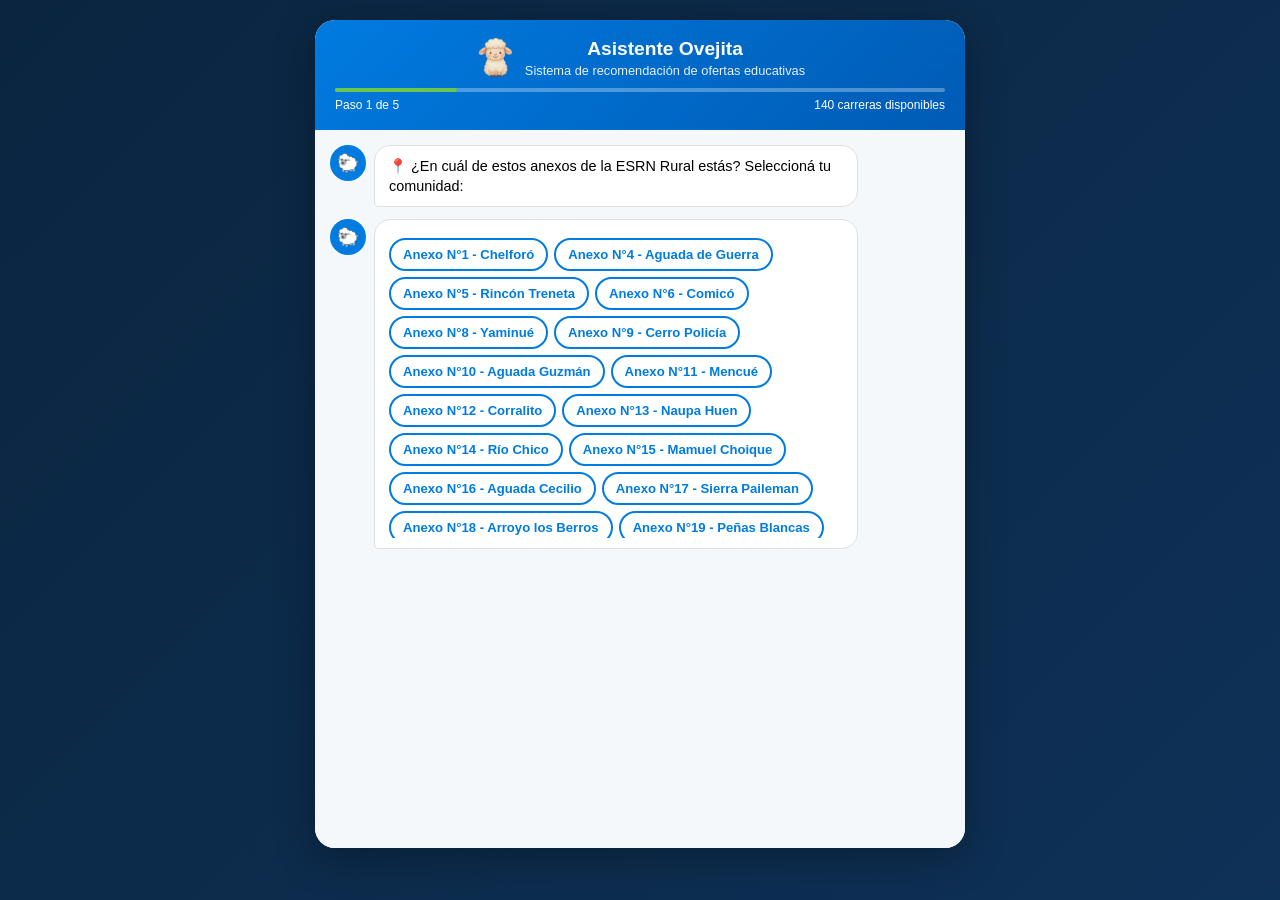
<file: chatbot.html>
﻿<!DOCTYPE html>
<html lang="es">
<head>
  <meta charset="UTF-8">
  <meta name="viewport" content="width=device-width, initial-scale=1.0">
  <title>Asistente Ovejita ESRN Rural</title>
  <link rel="icon" type="image/svg+xml" href="data:image/svg+xml,<svg xmlns='http://www.w3.org/2000/svg' viewBox='0 0 100 100'><text y='.9em' font-size='90'>🐑</text></svg>">
  <style>
    * { box-sizing: border-box; margin: 0; padding: 0; }

    body {
      font-family: 'Segoe UI', Tahoma, sans-serif;
      background: linear-gradient(135deg, #0b2540 0%, #0e3157 100%);
      min-height: 100vh;
      display: flex;
      flex-direction: column;
      align-items: center;
      padding: 20px;
    }

    .chat-container {
      width: 100%;
      max-width: 650px;
      background: white;
      border-radius: 20px;
      box-shadow: 0 10px 40px rgba(0,0,0,0.3);
      overflow: hidden;
      display: flex;
      flex-direction: column;
      height: 92vh;
    }

    .chat-header {
      background: linear-gradient(135deg, #007be0, #005bb5);
      color: white;
      padding: 18px 20px;
      text-align: center;
    }

    .chat-header h1 { font-size: 1.2rem; margin-bottom: 3px; }
    .chat-header p { font-size: 0.8rem; opacity: 0.9; }

    .progress-bar {
      height: 4px;
      background: rgba(255,255,255,0.3);
      border-radius: 2px;
      margin-top: 10px;
    }

    .progress-fill {
      height: 100%;
      background: #6ac64f;
      border-radius: 2px;
      transition: width 0.3s;
    }

    .stats-mini {
      display: flex;
      justify-content: space-between;
      font-size: 0.75rem;
      margin-top: 6px;
    }

    .chat-messages {
      flex: 1;
      overflow-y: auto;
      padding: 15px;
      display: flex;
      flex-direction: column;
      gap: 12px;
      background: #f5f8fb;
    }

    .message {
      display: flex;
      gap: 8px;
      animation: fadeIn 0.3s ease;
    }

    @keyframes fadeIn {
      from { opacity: 0; transform: translateY(8px); }
      to { opacity: 1; transform: translateY(0); }
    }

    .message.user { flex-direction: row-reverse; }

    .message-avatar {
      width: 36px;
      height: 36px;
      border-radius: 50%;
      display: flex;
      align-items: center;
      justify-content: center;
      font-size: 1.1rem;
      flex-shrink: 0;
    }

    .message.bot .message-avatar { background: #007be0; }
    .message.user .message-avatar { background: #6ac64f; }

    .message-content {
      max-width: 78%;
      padding: 10px 14px;
      border-radius: 16px;
      font-size: 0.9rem;
      line-height: 1.4;
    }

    .message.bot .message-content {
      background: white;
      border: 1px solid #e0e0e0;
      border-bottom-left-radius: 4px;
    }

    .message.user .message-content {
      background: #007be0;
      color: white;
      border-bottom-right-radius: 4px;
    }

    .chat-options {
      display: flex;
      flex-wrap: wrap;
      gap: 6px;
      margin-top: 8px;
    }

    .chat-options button {
      background: white;
      border: 2px solid #007be0;
      color: #007be0;
      padding: 7px 12px;
      border-radius: 18px;
      cursor: pointer;
      font-size: 0.82rem;
      font-weight: 600;
      transition: all 0.2s;
    }

    .chat-options button:hover {
      background: #007be0;
      color: white;
    }

    .chat-options button.selected {
      background: #007be0;
      color: white;
    }

    .typing-indicator {
      display: flex;
      gap: 4px;
      padding: 5px 0;
    }

    .typing-dot {
      width: 7px;
      height: 7px;
      background: #999;
      border-radius: 50%;
      animation: typing 1.4s infinite;
    }

    .typing-dot:nth-child(2) { animation-delay: 0.2s; }
    .typing-dot:nth-child(3) { animation-delay: 0.4s; }

    @keyframes typing {
      0%, 60%, 100% { transform: translateY(0); }
      30% { transform: translateY(-4px); }
    }

    .anexo-info {
      background: #e3f2fd;
      border-radius: 10px;
      padding: 10px 12px;
      margin-top: 8px;
      border-left: 4px solid #007be0;
    }

    .anexo-info h4 { color: #0b2540; font-size: 0.9rem; margin-bottom: 4px; }
    .anexo-info p { color: #5b6b7c; font-size: 0.8rem; margin: 2px 0; }

    .result-card {
      background: white;
      border: 2px solid #6ac64f;
      border-radius: 10px;
      padding: 10px 12px;
      margin-top: 6px;
    }

    .result-card h4 { color: #0b2540; margin-bottom: 4px; font-size: 0.9rem; }
    .result-card .institucion { color: #5b6b7c; font-size: 0.78rem; }

    .result-card .meta {
      display: flex;
      flex-wrap: wrap;
      gap: 6px;
      margin-top: 5px;
      font-size: 0.72rem;
      color: #5b6b7c;
    }

    .badge {
      background: #007be0;
      color: white;
      padding: 2px 7px;
      border-radius: 8px;
      font-size: 0.68rem;
      font-weight: 600;
    }

    .badge.tecnicatura { background: #6ac64f; }
    .badge.grado { background: #007be0; }

    .distancia {
      background: #fff3cd;
      color: #856404;
      padding: 2px 6px;
      border-radius: 6px;
      font-size: 0.68rem;
      font-weight: 600;
    }

    .btn-group {
      display: flex;
      gap: 8px;
      margin-top: 8px;
      flex-wrap: wrap;
    }

    .restart-btn {
      background: #c0392b;
      color: white;
      border: none;
      padding: 8px 16px;
      border-radius: 18px;
      cursor: pointer;
      font-weight: 600;
      font-size: 0.85rem;
    }

    .map-btn {
      background: #007be0;
      color: white;
      border: none;
      padding: 8px 16px;
      border-radius: 18px;
      cursor: pointer;
      font-weight: 600;
      font-size: 0.85rem;
      text-decoration: none;
    }

    .sin-resultados {
      background: #fff3cd;
      border: 1px solid #ffc107;
      border-radius: 10px;
      padding: 12px;
      text-align: center;
      color: #856404;
      font-size: 0.85rem;
    }

    .cercanas-info {
      background: #e8f5e9;
      border-radius: 8px;
      padding: 8px 10px;
      margin-top: 6px;
      font-size: 0.8rem;
      color: #2e7d32;
    }

    .locales-info {
      background: #fff8e1;
      border-radius: 8px;
      padding: 8px 10px;
      margin-top: 6px;
      font-size: 0.8rem;
      color: #f57f17;
    }

    .recommendation-reason {
      background: #f3e5f5;
      border-radius: 8px;
      padding: 8px 10px;
      margin-top: 6px;
      font-size: 0.78rem;
      color: #7b1fa2;
      font-style: italic;
    }

    .perfiles-section {
      margin-top: 10px;
      padding-top: 10px;
      border-top: 1px solid #e0e0e0;
    }

    .perfil-tag {
      display: inline-block;
      background: #e8eaf6;
      color: #3f51b5;
      padding: 3px 8px;
      border-radius: 12px;
      font-size: 0.72rem;
      margin: 2px;
    }

    /* Pantalla de bienvenida */
    .welcome-screen {
      position: fixed;
      top: 0;
      left: 0;
      width: 100%;
      height: 100%;
      background: linear-gradient(135deg, #0b2540 0%, #0e3157 100%);
      display: flex;
      align-items: center;
      justify-content: center;
      z-index: 10000;
      animation: fadeIn 0.5s ease;
    }

    @keyframes fadeIn {
      from { opacity: 0; }
      to { opacity: 1; }
    }

    @keyframes fadeOut {
      from { opacity: 1; }
      to { opacity: 0; }
    }

    .welcome-card {
      background: white;
      border-radius: 24px;
      padding: 40px 30px;
      text-align: center;
      max-width: 420px;
      width: 90%;
      box-shadow: 0 20px 60px rgba(0,0,0,0.3);
      animation: slideUp 0.6s ease;
    }

    @keyframes slideUp {
      from { transform: translateY(30px); opacity: 0; }
      to { transform: translateY(0); opacity: 1; }
    }

    .welcome-ovejita {
      width: 160px;
      height: 160px;
      object-fit: contain;
      margin-bottom: 20px;
      animation: bounce 2s infinite;
    }

    @keyframes bounce {
      0%, 100% { transform: translateY(0); }
      50% { transform: translateY(-10px); }
    }

    .welcome-title {
      font-size: 1.4rem;
      color: #0b2540;
      margin-bottom: 12px;
      line-height: 1.3;
    }

    .welcome-subtitle {
      color: #5b6b7c;
      font-size: 0.95rem;
      margin-bottom: 25px;
      line-height: 1.5;
    }

    .welcome-btn {
      background: linear-gradient(135deg, #007be0, #005bb5);
      color: white;
      border: none;
      padding: 14px 40px;
      border-radius: 30px;
      font-size: 1.1rem;
      font-weight: 700;
      cursor: pointer;
      transition: all 0.3s;
      box-shadow: 0 4px 15px rgba(0,123,224,0.4);
    }

    .welcome-btn:hover {
      transform: translateY(-2px);
      box-shadow: 0 6px 20px rgba(0,123,224,0.5);
    }
  </style>
</head>
<body>
  <div class="chat-container">
    <div class="chat-header">
      <div style="display: flex; align-items: center; justify-content: center; gap: 10px;">
        <img src="images/ovejita.png" alt="Ovejita" style="width: 40px; height: 40px; object-fit: contain; animation: bounce 2s infinite;">
        <div>
          <h1>Asistente Ovejita</h1>
          <p>Sistema de recomendación de ofertas educativas</p>
        </div>
      </div>
      <div class="progress-bar">
        <div class="progress-fill" id="progress" style="width: 0%"></div>
      </div>
      <div class="stats-mini">
        <span id="pregunta-actual">Paso 1 de ${preguntas.length}</span>
        <span id="carreras-filtradas">140 carreras disponibles</span>
      </div>
    </div>

    <div class="chat-messages" id="messages"></div>
  </div>

  <script src="js/anexos.js"></script>
  <script src="js/data.js"></script>
  <script>
    const TODAS_LAS_CARRERAS = [...OFERTAS_EDUCATIVAS];

    // ==========================================
    // SISTEMA DE RECOMENDACIÓN INTELIGENTE
    // ==========================================
    const sistemaRecomendacion = {
      perfilesDetectados: [],
      puntuacionCarreras: {},
      preferenciasImplicitas: {},
      historialPreguntas: []
    };

    const estado = {
      pasoActual: null,
      respuestas: {},
      anexoSeleccionado: null,
      carrerasFiltradas: [...TODAS_LAS_CARRERAS]
    };

    // Calcular distancia Haversine
    function calcularDistancia(lat1, lng1, lat2, lng2) {
      const R = 6371;
      const dLat = (lat2 - lat1) * Math.PI / 180;
      const dLng = (lng2 - lng1) * Math.PI / 180;
      const a = Math.sin(dLat/2) * Math.sin(dLat/2) +
                Math.cos(lat1 * Math.PI / 180) * Math.cos(lat2 * Math.PI / 180) *
                Math.sin(dLng/2) * Math.sin(dLng/2);
      return R * 2 * Math.atan2(Math.sqrt(a), Math.sqrt(1-a));
    }

    // ==========================================
    // DETECTOR DE PERFILES ESTUDIANTILES
    // ==========================================
    function detectarPerfil() {
      const perfiles = [];
      const r = estado.respuestas;

      // Perfil por intereses
      if (r.intereses) {
        if (r.intereses.some(i => i.includes('Salud'))) perfiles.push('helper');
        if (r.intereses.some(i => i.includes('Tecnología'))) perfiles.push('analytical');
        if (r.intereses.some(i => i.includes('Educación'))) perfiles.push('educador');
        if (r.intereses.some(i => i.includes('Industria'))) perfiles.push('maker');
        if (r.intereses.some(i => i.includes('Turismo'))) perfiles.push('social');
        if (r.intereses.some(i => i.includes('Arte'))) perfiles.push('creativo');
        if (r.intereses.some(i => i.includes('Derecho'))) perfiles.push('justiciero');
      }

      // Perfil por movilidad
      if (r.movilidad) {
        if (r.movilidad.includes('No, necesito')) perfiles.push('local');
        if (r.movilidad.includes('virtual')) perfiles.push('autonomo');
      }

      // Perfil por duración
      if (r.duracion) {
        if (r.duracion.includes('1-2')) perfiles.push('pragmatico');
        if (r.duracion.includes('4-5')) perfiles.push('academico');
      }

      sistemaRecomendacion.perfilesDetectados = [...new Set(perfiles)];
      return perfiles;
    }

    // ==========================================
    // SISTEMA DE PUNTUACIÓN DE CARRERAS
    // ==========================================
    function puntuarCarrera(carrera) {
      let puntos = 0;
      const perfiles = sistemaRecomendacion.perfilesDetectados;
      const r = estado.respuestas;
      const anexo = estado.anexoSeleccionado;

      // 1. PUNTUACIÓN POR DISTANCIA (0-30 puntos)
      if (anexo && carrera.lat && carrera.lng) {
        const dist = calcularDistancia(anexo.lat, anexo.lng, carrera.lat, carrera.lng);
        if (dist < 30) puntos += 30;
        else if (dist < 80) puntos += 25;
        else if (dist < 150) puntos += 15;
        else if (dist < 300) puntos += 5;
      }

      // 2. PUNTUACIÓN POR PERFIL (0-25 puntos)
      if (perfiles.includes('helper') && carrera.area?.includes('Salud')) puntos += 25;
      if (perfiles.includes('analytical') && carrera.area?.includes('Tecnología')) puntos += 25;
      if (perfiles.includes('educador') && carrera.area?.includes('Educación')) puntos += 25;
      if (perfiles.includes('maker') && carrera.area?.includes('Industria')) puntos += 25;
      if (perfiles.includes('social') && carrera.area?.includes('Turismo')) puntos += 25;
      if (perfiles.includes('creativo') && carrera.area?.includes('Arte')) puntos += 25;
      if (perfiles.includes('justiciero') && carrera.area?.includes('Derecho')) puntos += 25;

      // 3. PUNTUACIÓN POR MODALIDAD (0-15 puntos)
      if (r.modalidad) {
        if (r.modalidad.includes('Cualquiera')) puntos += 10;
        else if (r.modalidad.includes('Virtual') && carrera.modalidad === 'Virtual') puntos += 15;
        else if (r.modalidad.includes('Semipresencial') && carrera.modalidad === 'Semipresencial') puntos += 15;
        else if (r.modalidad.includes('Presencial') && carrera.modalidad === 'Presencial') puntos += 15;
      }

      // 4. PUNTUACIÓN POR DURACIÓN (0-10 puntos)
      if (r.duracion) {
        if (r.duracion.includes('Sin preferencia')) puntos += 8;
        else if (r.duracion.includes('1-2') && (carrera.duracion?.includes('1') || carrera.duracion?.includes('2'))) puntos += 10;
        else if (r.duracion.includes('3') && carrera.duracion?.includes('3')) puntos += 10;
        else if (r.duracion.includes('4-5') && (carrera.duracion?.includes('4') || carrera.duracion?.includes('5'))) puntos += 10;
      }

      // 5. PUNTUACIÓN POR DEMANDA LABORAL (0-10 puntos)
      const carrerasAltaDemanda = ['Enfermería', 'Programación', 'Docencia', 'Minería', 'Petróleo'];
      if (carrerasAltaDemanda.some(d => carrera.carrera?.includes(d))) puntos += 10;

      // 6. PUNTUACIÓN POR TIPO (0-5 puntos)
      if (carrera.tipo === 'Tecnicatura') puntos += 3;
      if (carrera.tipo === 'Grado') puntos += 5;

      return puntos;
    }

    // ==========================================
    // GENERADOR DE RAZONES DE RECOMENDACIÓN
    // ==========================================
    function generarRazon(carrera) {
      const razones = [];
      const anexo = estado.anexoSeleccionado;
      const r = estado.respuestas;

      // Razón por cercanía
      if (anexo && carrera.lat && carrera.lng) {
        const dist = Math.round(calcularDistancia(anexo.lat, anexo.lng, carrera.lat, carrera.lng));
        if (dist < 50) razones.push(`Muy cerca de ${anexo.localidad} (${dist}km)`);
        else if (dist < 150) razones.push(`Accesible desde ${anexo.localidad} (${dist}km)`);
      }

      // Razón por perfil
      if (r.intereses) {
        if (r.intereses.some(i => i.includes('Salud')) && carrera.area?.includes('Salud')) {
          razones.push('Coincide con tu interés en Salud');
        }
        if (r.intereses.some(i => i.includes('Tecnología')) && carrera.area?.includes('Tecnología')) {
          razones.push('Perfecta para tu perfil técnico');
        }
      }

      // Razón por modalidad
      if (r.modalidad?.includes('Virtual') && carrera.modalidad === 'Virtual') {
        razones.push('100% virtual - estudias desde casa');
      }

      // Razón por demanda
      if (carrera.carrera?.includes('Enfermería')) {
        razones.push('Alta demanda laboral en la región');
      }

      return razones.length > 0 ? razones[0] : 'Podría interesarte según tus respuestas';
    }

    // ==========================================
    // PREGUNTAS DEL CHATBOT
    // ==========================================
    const preguntas = [
      { id: 'anexo', mensaje: '📍 ¿En cuál de estos anexos de la ESRN Rural estás? Seleccioná tu comunidad:', tipo: 'seleccion_anexos' },
      { id: 'movilidad', mensaje: '🚗 ¿Podés movilizarte a otra localidad para estudiar?', tipo: 'seleccion', opciones: ['Sí, puedo ir a cualquier lugar', 'Sí, puedo ir a localidades cercanas', 'No, necesito estudiar en mi localidad', 'Prefiero opciones virtuales'] },
      { id: 'intereses', mensaje: '🎯 ¿Qué área te interesa más? (Elegí una o varias)', tipo: 'multi_seleccion', opciones: [] },
      { id: 'modalidad', mensaje: '💻 ¿Qué modalidad de estudio preferís?', tipo: 'seleccion', opciones: ['Presencial', 'Virtual', 'Semipresencial', 'Cualquiera me sirve'] },
      { id: 'duracion', mensaje: '⏱️ ¿Cuánto tiempo querés dedicar a tus estudios?', tipo: 'seleccion', opciones: ['1-2 años (formación rápida)', '3 años (tecnicatura)', '4-5 años (carrera de grado)', 'Sin preferencia'] }
    ];

    // ==========================================
    // FUNCIONES PRINCIPALES
    // ==========================================
    function iniciarChat() {
      mostrarPaso('anexo');
    }

    function mostrarPaso(pasoId) {
      const paso = preguntas.find(p => p.id === pasoId);
      if (!paso) return;
      estado.pasoActual = paso;
      mostrarMensajeBot(paso.mensaje);

      if (paso.tipo === 'seleccion_anexos') {
        setTimeout(() => mostrarListaAnexos(), 500);
      } else {
        setTimeout(() => mostrarOpciones(paso.opciones, paso.tipo === 'multi_seleccion'), 500);
      }
      actualizarEstadisticas();
    }

    function mostrarListaAnexos() {
      const messages = document.getElementById('messages');
      const div = document.createElement('div');
      div.className = 'message bot';

      const anexosHTML = ANEXOS_ESRN.map(a => 
        `<button onclick="seleccionarAnexo(${a.id})" data-anexo="${a.id}">${a.nombre} - ${a.localidad}</button>`
      ).join('');

      div.innerHTML = `
        <div class="message-avatar">🐑</div>
        <div class="message-content">
          <div class="chat-options" id="opciones-container" style="max-height: 300px; overflow-y: auto;">
            ${anexosHTML}
          </div>
        </div>
      `;
      messages.appendChild(div);
      messages.scrollTop = messages.scrollHeight;
    }

    function seleccionarAnexo(anexoId) {
      const anexo = ANEXOS_ESRN.find(a => a.id === anexoId);
      if (!anexo) return;

      estado.anexoSeleccionado = anexo;
      estado.respuestas.anexo = anexo;

      mostrarMensajeUsuario(`${anexo.nombre} - ${anexo.localidad}`);

      const container = document.getElementById('opciones-container');
      if (container) container.parentElement.parentElement.remove();

      const infoDiv = document.createElement('div');
      infoDiv.className = 'anexo-info';
      infoDiv.innerHTML = `
        <h4>📍 ${anexo.nombre} - ${anexo.localidad}</h4>
        <p><strong>Departamento:</strong> ${anexo.departamento}</p>
      `;
      document.getElementById('messages').appendChild(infoDiv);

      mostrarTyping();
      setTimeout(() => {
        ocultarTyping();
        mostrarPaso('movilidad');
      }, 800);
    }

    function mostrarMensajeBot(texto) {
      const messages = document.getElementById('messages');
      const div = document.createElement('div');
      div.className = 'message bot';
      div.innerHTML = `
        <div class="message-avatar">🐑</div>
        <div class="message-content">${texto}</div>
      `;
      messages.appendChild(div);
      messages.scrollTop = messages.scrollHeight;
    }

    function mostrarMensajeUsuario(texto) {
      const messages = document.getElementById('messages');
      const div = document.createElement('div');
      div.className = 'message user';
      div.innerHTML = `
        <div class="message-avatar">👤</div>
        <div class="message-content">${texto}</div>
      `;
      messages.appendChild(div);
      messages.scrollTop = messages.scrollHeight;
    }

    function mostrarTyping() {
      const messages = document.getElementById('messages');
      const div = document.createElement('div');
      div.className = 'message bot';
      div.id = 'typing';
      div.innerHTML = `
        <div class="message-avatar">🐑</div>
        <div class="message-content">
          <div class="typing-indicator">
            <div class="typing-dot"></div>
            <div class="typing-dot"></div>
            <div class="typing-dot"></div>
          </div>
        </div>
      `;
      messages.appendChild(div);
      messages.scrollTop = messages.scrollHeight;
    }

    function ocultarTyping() {
      const t = document.getElementById('typing');
      if (t) t.remove();
    }

    let seleccionMultiple = [];

    function mostrarOpciones(opciones, multiSelect = false) {
      const messages = document.getElementById('messages');
      const div = document.createElement('div');
      div.className = 'message bot';

      const btns = opciones.map(op => 
        `<button onclick="seleccionarOpcion(this, '${op.replace(/'/g, "\\'")}', ${multiSelect})">${op}</button>`
      ).join('');

      div.innerHTML = `
        <div class="message-avatar">🐑</div>
        <div class="message-content">
          <div class="chat-options" id="opciones-container">
            ${btns}
            ${multiSelect ? '<button onclick="confirmarMultiSeleccion()" style="background:#6ac64f;color:white;border-color:#6ac64f;">✓ Confirmar</button>' : ''}
          </div>
        </div>
      `;
      messages.appendChild(div);
      messages.scrollTop = messages.scrollHeight;
    }

    function seleccionarOpcion(btn, opcion, multiSelect) {
      if (multiSelect) {
        btn.classList.toggle('selected');
        if (btn.classList.contains('selected')) {
          seleccionMultiple.push(opcion);
        } else {
          seleccionMultiple = seleccionMultiple.filter(o => o !== opcion);
        }
        return;
      }

      mostrarMensajeUsuario(opcion);
      estado.respuestas[estado.pasoActual.id] = opcion;

      const container = document.getElementById('opciones-container');
      if (container) container.parentElement.parentElement.remove();

      // Actualizar opciones según movilidad
      if (estado.pasoActual.id === 'movilidad') {
        actualizarOpcionesIntereses(opcion);
      }

      mostrarTyping();
      setTimeout(() => {
        ocultarTyping();
        
        // Saltar preguntas redundantes según respuestas
        let siguienteIndex = preguntas.indexOf(estado.pasoActual) + 1;
        let siguiente = preguntas[siguienteIndex];
        
        // Si eligió "virtual" en movilidad, saltar pregunta de modalidad
        if (estado.respuestas.movilidad?.includes('virtual') && siguiente?.id === 'modalidad') {
          estado.respuestas.modalidad = 'Virtual'; // Auto-asignar
          siguienteIndex++;
          siguiente = preguntas[siguienteIndex];
        }
        
        if (siguiente) {
          mostrarPaso(siguiente.id);
        } else {
          mostrarResultados();
        }
      }, 600);
    }

    function confirmarMultiSeleccion() {
      if (seleccionMultiple.length === 0) {
        alert('Elegí al menos una opción');
        return;
      }

      mostrarMensajeUsuario(seleccionMultiple.join(', '));
      estado.respuestas[estado.pasoActual.id] = [...seleccionMultiple];

      const container = document.getElementById('opciones-container');
      if (container) container.parentElement.parentElement.remove();

      seleccionMultiple = [];
      mostrarTyping();
      setTimeout(() => {
        ocultarTyping();
        
        // Saltar preguntas redundantes según respuestas
        let siguienteIndex = preguntas.indexOf(estado.pasoActual) + 1;
        let siguiente = preguntas[siguienteIndex];
        
        // Si eligió "virtual" en movilidad, saltar pregunta de modalidad
        if (estado.respuestas.movilidad?.includes('virtual') && siguiente?.id === 'modalidad') {
          estado.respuestas.modalidad = 'Virtual'; // Auto-asignar
          siguienteIndex++;
          siguiente = preguntas[siguienteIndex];
        }
        
        if (siguiente) {
          mostrarPaso(siguiente.id);
        } else {
          mostrarResultados();
        }
      }, 600);
    }

    // Mapa de áreas a etiquetas con emoji
    const AREA_EMOJI = {
      'Salud': '🏥 Salud',
      'Educación': '📚 Educación',
      'Tecnología': '💻 Tecnología',
      'Informática': '💻 Tecnología',
      'Administración': '💼 Administración',
      'Industria': '🏗️ Industria',
      'Turismo': '✈️ Turismo',
      'Gastronomía': '✈️ Turismo',
      'Arte': '🎨 Arte y Diseño',
      'Diseño': '🎨 Arte y Diseño',
      'Minería': '⚡ Minería y Energía',
      'Energía': '⚡ Minería y Energía',
      'Agropecuario': '🌾 Agropecuario',
      'Producción': '🌾 Agropecuario',
      'Derecho': '⚖️ Derecho',
      'Jurídico': '⚖️ Derecho'
    };

    // Devuelve las áreas base (claves de AREA_EMOJI) para una opción elegida
    function basesDeArea(opcion) {
      const etiquetas = Object.keys(AREA_EMOJI).filter(k => AREA_EMOJI[k] === opcion);
      if (etiquetas.length > 0) return etiquetas;
      const match = opcion.match(/([\w\u00C0-\u00FF][\w\u00C0-\u00FF\s]*?)[\s]*[\(]/);
      if (match) return [match[1].trim()];
      return [opcion.replace(/[^\w\u00C0-\u00FF\s]/g, '').trim()];
    }

    function actualizarOpcionesIntereses(movilidad) {
      const anexo = estado.anexoSeleccionado;
      let carrerasDisponibles = [...TODAS_LAS_CARRERAS];

      if (movilidad.includes('No, necesito')) {
        carrerasDisponibles = carrerasDisponibles.filter(c => {
          const dist = calcularDistancia(anexo.lat, anexo.lng, c.lat, c.lng);
          return dist < 50;
        });
      } else if (movilidad.includes('cercanas')) {
        carrerasDisponibles = carrerasDisponibles.filter(c => {
          const dist = calcularDistancia(anexo.lat, anexo.lng, c.lat, c.lng);
          return dist <= 150;
        });
      }

      const areasDisponibles = new Set();
      carrerasDisponibles.forEach(c => {
        if (c.area) {
          Object.keys(AREA_EMOJI).forEach(key => {
            if (c.area.includes(key)) {
              areasDisponibles.add(AREA_EMOJI[key]);
            }
          });
        }
      });

      const preguntaIntereses = preguntas.find(p => p.id === 'intereses');
      if (preguntaIntereses) {
        if (areasDisponibles.size > 0) {
          preguntaIntereses.opciones = [...areasDisponibles].sort();
        } else {
          const todas = new Set();
          TODAS_LAS_CARRERAS.forEach(c => {
            if (c.area) {
              Object.keys(AREA_EMOJI).forEach(key => {
                if (c.area.includes(key)) todas.add(AREA_EMOJI[key]);
              });
            }
          });
          preguntaIntereses.opciones = [...todas].sort();
          preguntaIntereses.mensaje = '🎯 No encontramos carreras cerca de tu comunidad, así que te mostramos todas las áreas disponibles. ¿Cuál te interesa más? (Elegí una o varias)';
        }
      }
    }

    function actualizarEstadisticas() {
      document.getElementById('carreras-filtradas').textContent = 
        `${estado.carrerasFiltradas.length} carreras disponibles`;
      const index = preguntas.indexOf(estado.pasoActual);
    document.getElementById('pregunta-actual').textContent = `Paso ${index + 1} de ${preguntas.length}`;
      document.getElementById('progress').style.width = `${((index + 1) / preguntas.length) * 100}%`;
    }

    // ==========================================
    // FILTRADO Y PUNTUACIÓN INTELIGENTE
    // ==========================================
    function filtrarYpuntuar() {
      // Detectar perfil del estudiante
      detectarPerfil();

      // Filtrar por movilidad
      let candidatas = [...TODAS_LAS_CARRERAS];
      const anexo = estado.anexoSeleccionado;
      const movilidad = estado.respuestas.movilidad;

      if (movilidad) {
        if (movilidad.includes('No, necesito')) {
          candidatas = candidatas.filter(c => {
            const dist = calcularDistancia(anexo.lat, anexo.lng, c.lat, c.lng);
            return dist < 50;
          });
        } else if (movilidad.includes('cercanas')) {
          candidatas = candidatas.filter(c => {
            const dist = calcularDistancia(anexo.lat, anexo.lng, c.lat, c.lng);
            return dist <= 150;
          });
        } else if (movilidad.includes('virtual')) {
          const virtuales = candidatas.filter(c => c.modalidad === 'Virtual');
          if (virtuales.length > 0) candidatas = virtuales;
        }
      }

      // Filtrar por intereses (con fallback)
      let candidatasConArea = candidatas;
      if (estado.respuestas.intereses && estado.respuestas.intereses.length > 0) {
        const areas = estado.respuestas.intereses.flatMap(basesDeArea);

        candidatasConArea = candidatas.filter(c => 
          areas.some(a => c.area?.includes(a) || c.carrera?.includes(a))
        );

        if (candidatasConArea.length === 0) {
          candidatasConArea = candidatas.filter(c => 
            areas.some(a => 
              c.area?.toLowerCase().includes(a.toLowerCase()) || 
              c.carrera?.toLowerCase().includes(a.toLowerCase())
            )
          );
        }
      }

      // Filtrar por modalidad (con fallback)
      let candidatasConModalidad = candidatasConArea;
      if (estado.respuestas.modalidad && !estado.respuestas.modalidad.includes('Cualquiera')) {
        if (estado.respuestas.modalidad.includes('Virtual')) {
          candidatasConModalidad = candidatasConArea.filter(c => c.modalidad === 'Virtual');
        } else if (estado.respuestas.modalidad.includes('Semipresencial')) {
          candidatasConModalidad = candidatasConArea.filter(c => c.modalidad === 'Semipresencial');
        } else {
          candidatasConModalidad = candidatasConArea.filter(c => c.modalidad === 'Presencial');
        }
      }

      // Filtrar por duración (con fallback)
      let candidatasConDuracion = candidatasConModalidad;
      if (estado.respuestas.duracion && !estado.respuestas.duracion.includes('Sin preferencia')) {
        if (estado.respuestas.duracion.includes('1-2')) {
          candidatasConDuracion = candidatasConModalidad.filter(c => c.duracion?.includes('1') || c.duracion?.includes('2'));
        } else if (estado.respuestas.duracion.includes('3')) {
          candidatasConDuracion = candidatasConModalidad.filter(c => c.duracion?.includes('3'));
        } else if (estado.respuestas.duracion.includes('4-5')) {
          candidatasConDuracion = candidatasConModalidad.filter(c => c.duracion?.includes('4') || c.duracion?.includes('5'));
        }
      }

      // SISTEMA DE FALLBACK INTELIGENTE
      let resultado = [];
      let razonFallback = '';

      if (candidatasConDuracion.length > 0) {
        // Caso ideal: hay carreras que cumplen todos los filtros
        resultado = candidatasConDuracion;
      } else if (candidatasConModalidad.length > 0) {
        // Fallback 1: no hay con esa duración, pero sí con esa modalidad
        resultado = candidatasConModalidad;
        razonFallback = 'No hay carreras con esa duración, te muestro opciones con la modalidad que elegiste';
      } else if (candidatasConArea.length > 0) {
        // Fallback 2: no hay con esa modalidad, pero sí en esa área
        resultado = candidatasConArea;
        razonFallback = 'No hay con esa modalidad, te muestro carreras de tu área de interés';
      } else {
        // Fallback 3: no hay en esa área, mostrar todas
        resultado = candidatas;
        razonFallback = 'No encontré en esa área, te muestro todas las opciones disponibles';
      }

      // Puntuar cada carrera
      resultado = resultado.map(c => ({
        ...c,
        puntuacion: puntuarCarrera(c),
        razon: razonFallback || generarRazon(c),
        distancia: anexo ? calcularDistancia(anexo.lat, anexo.lng, c.lat, c.lng) : 0
      }));

      // Ordenar por puntuación (mayor = mejor)
      resultado.sort((a, b) => b.puntuacion - a.puntuacion);

      estado.carrerasFiltradas = resultado;
      estado.razonFallback = razonFallback;
    }

    // ==========================================
    // MOSTRAR RESULTADOS
    // ==========================================
    function mostrarResultados() {
      document.getElementById('progress').style.width = '100%';
      document.getElementById('pregunta-actual').textContent = '¡Resultados!';

      filtrarYpuntuar();

      const carreras = estado.carrerasFiltradas.slice(0, 8);
      const anexo = estado.anexoSeleccionado;
      const movilidad = estado.respuestas.movilidad;
      const perfiles = sistemaRecomendacion.perfilesDetectados;

      if (carreras.length === 0) {
        mostrarMensajeBot(`
          <div class="sin-resultados">
            <strong>😔 No encontré carreras que coincidan</strong><br><br>
            Intentá con otros filtros o verificá tu ubicación.
          </div>
        `);
        mostrarBotonesFinales();
        return;
      }

      let html = `<strong>¡Encontré ${carreras.length} opciones para vos! 🎉</strong>`;

      // Mostrar razón de fallback si existe
      if (estado.razonFallback) {
        html += `<div class="locales-info">⚠️ ${estado.razonFallback}</div>`;
      }

      // Info de perfil detectado
      if (perfiles.length > 0) {
        const perfilTags = perfiles.map(p => `<span class="perfil-tag">${getPerfilEmoji(p)} ${getPerfilNombre(p)}</span>`).join(' ');
        html += `<div class="perfiles-section"><strong>Tu perfil:</strong> ${perfilTags}</div>`;
      }

      // Info según movilidad
      if (movilidad && movilidad.includes('No, necesito')) {
        html += `<div class="locales-info">📍 Solo carreras en ${anexo.localidad} y alrededores</div>`;
      } else if (movilidad && movilidad.includes('cercanas')) {
        html += `<div class="cercanas-info">📍 Carreras en un radio de 150km</div>`;
      }

      carreras.forEach(c => {
        const dist = Math.round(c.distancia || 0);
        html += `
          <div class="result-card">
            <h4>${c.carrera}</h4>
            <div class="institucion">🏫 ${c.institucion}</div>
            <div class="meta">
              <span class="badge ${c.tipo?.toLowerCase()}">${c.tipo}</span>
              <span>📍 ${c.localidad}</span>
              ${dist > 0 ? `<span class="distancia">🚗 ${dist}km</span>` : ''}
            </div>
            <div class="meta">
              <span>⏱️ ${c.duracion}</span>
              <span>💻 ${c.modalidad}</span>
            </div>
            <div class="recommendation-reason">💡 ${c.razon}</div>
          </div>
        `;
      });

      mostrarMensajeBot(html);
      setTimeout(() => {
        mostrarBotonesFinales();
      }, 400);
    }

    function getPerfilEmoji(perfil) {
      const emojis = {
        'helper': '🏥',
        'analytical': '💻',
        'educador': '📚',
        'maker': '🏗️',
        'social': '✈️',
        'creativo': '🎨',
        'justiciero': '⚖️',
        'local': '📍',
        'autonomo': '🏠',
        'pragmatico': '⚡',
        'academico': '🎓'
      };
      return emojis[perfil] || '👤';
    }

    function getPerfilNombre(perfil) {
      const nombres = {
        'helper': 'Ayudador',
        'analytical': 'Analítico',
        'educador': 'Educador',
        'maker': 'Creador',
        'social': 'Social',
        'creativo': 'Creativo',
        'justiciero': 'Justiciero',
        'local': 'Local',
        'autonomo': 'Autónomo',
        'pragmatico': 'Pragmático',
        'academico': 'Académico'
      };
      return nombres[perfil] || perfil;
    }

    function mostrarBotonesFinales() {
      const messages = document.getElementById('messages');
      const div = document.createElement('div');
      div.className = 'message bot';
      div.innerHTML = `
        <div class="message-avatar">🐑</div>
        <div class="message-content">
          <p style="margin-bottom: 8px;">¿Qué querés hacer ahora?</p>
          <div class="btn-group">
            <button class="restart-btn" onclick="reiniciarChat()">🔄 Empezar de nuevo</button>
            <a href="index.html" class="map-btn">🗺️ Ver mapa</a>
          </div>
        </div>
      `;
      messages.appendChild(div);
      messages.scrollTop = messages.scrollHeight;
    }

    function reiniciarChat() {
      estado.carrerasFiltradas = [...TODAS_LAS_CARRERAS];
      estado.respuestas = {};
      estado.anexoSeleccionado = null;
      sistemaRecomendacion.perfilesDetectados = [];
      seleccionMultiple = [];
      document.getElementById('messages').innerHTML = '';
      document.getElementById('progress').style.width = '0%';
      document.getElementById('pregunta-actual').textContent = 'Paso 1 de 6';
      document.getElementById('carreras-filtradas').textContent = `${TODAS_LAS_CARRERAS.length} carreras disponibles`;
      iniciarChat();
    }

    // Cerrar pantalla de bienvenida
    function cerrarBienvenida() {
      const welcome = document.getElementById('welcome-screen');
      if (welcome) {
        welcome.style.animation = 'fadeOut 0.4s ease forwards';
        setTimeout(() => {
          welcome.style.display = 'none';
        }, 400);
      }
    }

    document.addEventListener('DOMContentLoaded', () => {
      document.getElementById('carreras-filtradas').textContent = `${TODAS_LAS_CARRERAS.length} carreras disponibles`;
      iniciarChat();
    });
  </script>
</body>
</html>
</file>
